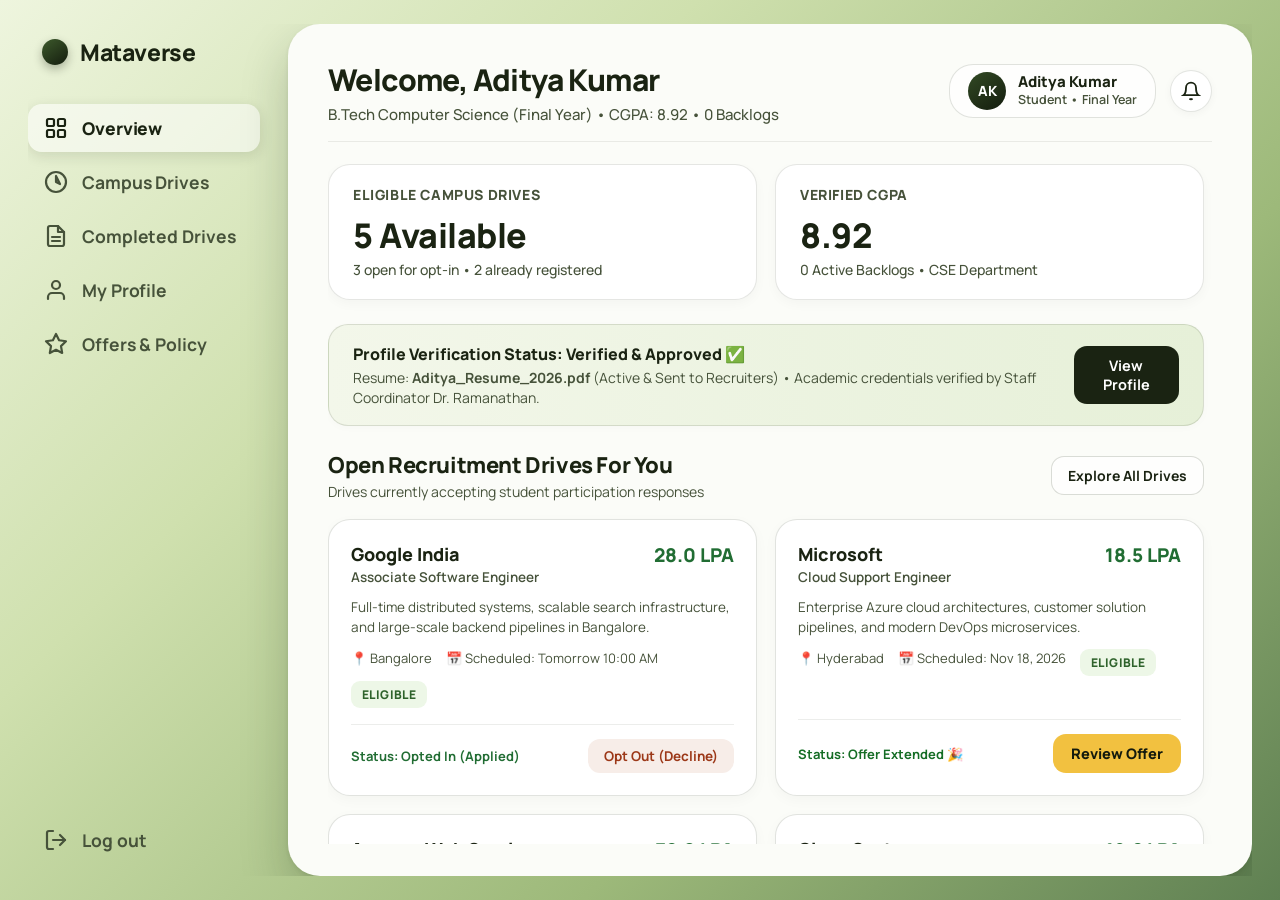
<file: stup.html>
<!DOCTYPE html>
<html lang="en">

<head>
    <meta charset="UTF-8">
    <meta name="viewport" content="width=device-width, initial-scale=1.0">
    <title>Placement Management - Student Portal</title>
    <link rel="preconnect" href="https://fonts.googleapis.com">
    <link rel="preconnect" href="https://fonts.gstatic.com" crossorigin>
    <link href="https://fonts.googleapis.com/css2?family=Manrope:wght@400;500;600;700;800&display=swap"
        rel="stylesheet">

    <style>
        :root {
            --bg-gradient: linear-gradient(135deg, #eef5de 0%, #cfe0ae 32%, #9db97a 68%, #5f8052 100%);
            --ink: #1a2312;
            --ink-soft: #46523a;
            --card: #fbfcf8;
            --active-bg: rgba(255, 255, 255, 0.55);
            --hover-bg: rgba(255, 255, 255, 0.32);
            --border-subtle: rgba(70, 82, 58, 0.15);
        }

        * {
            box-sizing: border-box;
            margin: 0;
            padding: 0;
            font-family: 'Manrope', -apple-system, BlinkMacSystemFont, "Segoe UI", Roboto, sans-serif;
        }

        /* Entire page body is fixed to viewport with sage green gradient */
        body {
            height: 100vh;
            max-height: 100vh;
            background: var(--bg-gradient);
            background-attachment: fixed;
            color: var(--ink);
            display: flex;
            padding: 24px 28px;
            margin: 0;
            overflow: hidden;
            /* Body is fixed, no window scroll */
            -webkit-font-smoothing: antialiased;
        }

        /* Main Full-Height Layout */
        .app-layout {
            display: flex;
            width: 100%;
            height: 100%;
            max-height: 100%;
            gap: 28px;
            overflow: hidden;
        }

        /* ================= LEFT SIDEBAR (Fixed Shell) ================= */
        .sidebar {
            width: 232px;
            min-width: 232px;
            height: 100%;
            display: flex;
            flex-direction: column;
            justify-content: space-between;
            padding: 12px 0;
            flex-shrink: 0;
        }

        /* Brand Logo */
        .brand-logo {
            display: flex;
            align-items: center;
            gap: 12px;
            cursor: pointer;
            margin-bottom: 36px;
            padding-left: 14px;
            text-decoration: none;
        }

        .brand-icon {
            width: 26px;
            height: 26px;
            background: linear-gradient(145deg, #3d5a2c, #141c0e);
            border-radius: 50%;
            box-shadow: 0 4px 10px rgba(20, 28, 14, 0.3);
            flex-shrink: 0;
        }

        .brand-name {
            font-size: 23px;
            font-weight: 800;
            letter-spacing: -0.4px;
            color: var(--ink);
        }

        /* Navigation Links */
        .nav-list {
            display: flex;
            flex-direction: column;
            gap: 6px;
            list-style: none;
        }

        .nav-item {
            display: flex;
            align-items: center;
            gap: 14px;
            font-size: 17.5px;
            font-weight: 700;
            letter-spacing: -0.1px;
            color: var(--ink-soft);
            cursor: pointer;
            transition: color 0.18s, background-color 0.18s;
            padding: 12px 16px;
            border-radius: 14px;
            text-decoration: none;
        }

        .nav-item:hover {
            color: var(--ink);
            background-color: var(--hover-bg);
        }

        .nav-item.active {
            color: var(--ink);
            font-weight: 800;
            background-color: var(--active-bg);
            box-shadow: 0 4px 14px rgba(26, 35, 18, 0.12);
        }

        .nav-icon {
            width: 24px;
            height: 24px;
            stroke: currentColor;
            fill: none;
            stroke-width: 2.2;
            stroke-linecap: round;
            stroke-linejoin: round;
            flex-shrink: 0;
        }

        /* Logout */
        .logout-btn {
            display: flex;
            align-items: center;
            gap: 14px;
            font-size: 17.5px;
            font-weight: 700;
            color: var(--ink-soft);
            cursor: pointer;
            background: none;
            border: none;
            padding: 12px 16px;
            border-radius: 14px;
            text-decoration: none;
            transition: color 0.18s, background-color 0.18s;
        }

        .logout-btn:hover {
            color: var(--ink);
            background-color: var(--hover-bg);
        }

        .logout-icon {
            width: 24px;
            height: 24px;
            stroke: currentColor;
            fill: none;
            stroke-width: 2.2;
            stroke-linecap: round;
            stroke-linejoin: round;
            flex-shrink: 0;
        }

        .nav-item:focus-visible,
        .logout-btn:focus-visible {
            outline: 2px solid var(--ink);
            outline-offset: 2px;
        }

        /* ================= MAIN WHITE OVERVIEW CARD (Fixed Shell) ================= */
        .overview-card {
            flex: 1;
            background-color: var(--card);
            border-radius: 32px;
            display: flex;
            flex-direction: column;
            box-shadow: 0 2px 4px rgba(20, 35, 15, 0.08), 0 24px 48px rgba(20, 35, 15, 0.22);
            height: 100%;
            max-height: 100%;
            padding: 32px 40px;
            overflow: hidden;
            /* Outer card stays fixed */
            position: relative;
        }

        /* Fixed Header inside Card */
        .header-section {
            display: flex;
            justify-content: space-between;
            align-items: center;
            margin-bottom: 22px;
            padding-bottom: 16px;
            border-bottom: 1.5px solid rgba(70, 82, 58, 0.1);
            flex-shrink: 0;
            /* Header stays locked at the top */
        }

        .header-left {
            display: flex;
            flex-direction: column;
            gap: 4px;
        }

        .header-badge {
            display: inline-flex;
            align-items: center;
            gap: 6px;
            padding: 5px 12px;
            background-color: rgba(95, 128, 82, 0.12);
            color: #2b3e1c;
            font-size: 12px;
            font-weight: 800;
            border-radius: 20px;
            width: fit-content;
            text-transform: uppercase;
            letter-spacing: 0.6px;
        }

        .header-title {
            font-size: 30px;
            font-weight: 800;
            color: var(--ink);
            letter-spacing: -0.6px;
            margin-top: 3px;
        }

        .header-subtitle {
            font-size: 15px;
            font-weight: 500;
            color: var(--ink-soft);
        }

        .header-right {
            display: flex;
            align-items: center;
            gap: 14px;
        }

        /* Student Profile Pill */
        .user-profile-pill {
            display: flex;
            align-items: center;
            gap: 12px;
            background-color: rgba(255, 255, 255, 0.7);
            border: 1px solid rgba(70, 82, 58, 0.16);
            border-radius: 24px;
            padding: 7px 18px;
        }

        .user-avatar {
            width: 38px;
            height: 38px;
            border-radius: 50%;
            background: linear-gradient(145deg, #324a24, #141c0e);
            color: #ffffff;
            display: flex;
            align-items: center;
            justify-content: center;
            font-weight: 800;
            font-size: 14px;
            flex-shrink: 0;
        }

        .user-meta {
            display: flex;
            flex-direction: column;
        }

        .user-name {
            font-size: 15px;
            font-weight: 800;
            color: var(--ink);
            line-height: 1.2;
        }

        .user-role {
            font-size: 12.5px;
            font-weight: 600;
            color: var(--ink-soft);
        }

        .bell-badge {
            width: 42px;
            height: 42px;
            background-color: #ffffff;
            border-radius: 50%;
            display: flex;
            align-items: center;
            justify-content: center;
            cursor: pointer;
            border: 1px solid rgba(70, 82, 58, 0.15);
            box-shadow: 0 2px 8px rgba(0, 0, 0, 0.04);
            transition: transform 0.15s, box-shadow 0.15s;
        }

        .bell-badge:hover {
            transform: translateY(-2px);
            box-shadow: 0 4px 12px rgba(0, 0, 0, 0.08);
        }

        .bell-badge svg {
            width: 20px;
            height: 20px;
            stroke: var(--ink);
            fill: none;
            stroke-width: 2.2;
        }

        /* ================= MAIN SCROLLABLE CONTENT AREA ================= */
        .card-content-scrollable {
            flex: 1;
            overflow-y: auto;
            /* Content inside the card scrolls smoothly */
            padding-right: 8px;
            /* Clean space for custom scrollbar */
        }

        .card-content-scrollable::-webkit-scrollbar {
            width: 6px;
        }

        .card-content-scrollable::-webkit-scrollbar-track {
            background: rgba(70, 82, 58, 0.05);
            border-radius: 10px;
        }

        .card-content-scrollable::-webkit-scrollbar-thumb {
            background: rgba(70, 82, 58, 0.25);
            border-radius: 10px;
        }

        .card-content-scrollable::-webkit-scrollbar-thumb:hover {
            background: rgba(70, 82, 58, 0.4);
        }

        /* 2-Column Metric Cards Grid */
        .stats-row-2col {
            display: grid;
            grid-template-columns: 1fr 1fr;
            gap: 18px;
            margin-bottom: 24px;
        }

        .stat-card {
            background-color: #ffffff;
            border: 1px solid rgba(70, 82, 58, 0.14);
            border-radius: 22px;
            padding: 20px 24px;
            display: flex;
            flex-direction: column;
            justify-content: space-between;
            box-shadow: 0 4px 12px rgba(20, 35, 15, 0.03);
            transition: transform 0.15s, box-shadow 0.15s;
        }

        .stat-card:hover {
            transform: translateY(-2px);
            box-shadow: 0 8px 20px rgba(20, 35, 15, 0.07);
        }

        .stat-header {
            display: flex;
            justify-content: space-between;
            align-items: center;
            font-size: 14px;
            font-weight: 800;
            color: var(--ink-soft);
            text-transform: uppercase;
            letter-spacing: 0.6px;
        }

        .trend-pill {
            background-color: #e6f6ea;
            color: #1f6e32;
            padding: 4px 10px;
            border-radius: 12px;
            font-weight: 800;
            font-size: 12.5px;
        }

        .stat-val {
            font-size: 34px;
            font-weight: 800;
            color: var(--ink);
            margin: 8px 0 2px 0;
            letter-spacing: -0.5px;
        }

        .stat-sub {
            font-size: 14px;
            color: var(--ink-soft);
            font-weight: 500;
        }

        /* Verification Banner */
        .banner-card {
            background: linear-gradient(90deg, #f3f7ea 0%, #e6f0d8 100%);
            border: 1.5px solid rgba(70, 82, 58, 0.16);
            border-radius: 20px;
            padding: 18px 24px;
            display: flex;
            justify-content: space-between;
            align-items: center;
            margin-bottom: 24px;
            box-shadow: 0 2px 8px rgba(0, 0, 0, 0.02);
        }

        .banner-title {
            font-size: 16px;
            font-weight: 800;
            color: var(--ink);
            margin-bottom: 3px;
        }

        .banner-text {
            font-size: 14px;
            color: var(--ink-soft);
            line-height: 1.4;
        }

        /* Controls & Titles */
        .controls-bar {
            display: flex;
            justify-content: space-between;
            align-items: center;
            margin-bottom: 18px;
            flex-wrap: wrap;
            gap: 12px;
        }

        .section-title {
            font-size: 22px;
            font-weight: 800;
            color: var(--ink);
            letter-spacing: -0.4px;
        }

        .section-subtitle {
            font-size: 14px;
            color: var(--ink-soft);
            margin-top: 2px;
        }

        .filter-pills-row {
            display: flex;
            gap: 8px;
            align-items: center;
            flex-wrap: wrap;
        }

        .filter-pill {
            padding: 8px 16px;
            border-radius: 12px;
            font-size: 14px;
            font-weight: 700;
            background-color: rgba(255, 255, 255, 0.7);
            color: var(--ink-soft);
            border: 1px solid rgba(70, 82, 58, 0.16);
            cursor: pointer;
            transition: all 0.15s;
        }

        .filter-pill:hover {
            background-color: #ffffff;
            color: var(--ink);
        }

        .filter-pill.active {
            background-color: var(--ink);
            color: #ffffff;
            border-color: var(--ink);
        }

        .search-input {
            padding: 10px 16px;
            border: 1px solid rgba(70, 82, 58, 0.2);
            border-radius: 13px;
            font-size: 14.5px;
            background-color: #ffffff;
            outline: none;
            width: 260px;
            transition: border-color 0.15s;
            color: var(--ink);
        }

        .search-input:focus {
            border-color: var(--ink);
        }

        /* Action Buttons */
        .btn-primary {
            padding: 10px 18px;
            background-color: var(--ink);
            color: #ffffff;
            font-size: 14.5px;
            font-weight: 700;
            border-radius: 13px;
            border: none;
            cursor: pointer;
            transition: background-color 0.15s, transform 0.12s;
            display: inline-flex;
            align-items: center;
            gap: 7px;
        }

        .btn-primary:hover {
            background-color: #2b391f;
            transform: translateY(-1px);
        }

        .btn-gold {
            padding: 10px 18px;
            background-color: #f2c140;
            color: #141a0d;
            font-size: 14.5px;
            font-weight: 800;
            border-radius: 13px;
            border: none;
            cursor: pointer;
            transition: background-color 0.15s, transform 0.12s;
            display: inline-flex;
            align-items: center;
            gap: 7px;
        }

        .btn-gold:hover {
            background-color: #e2b231;
            transform: translateY(-1px);
        }

        .btn-secondary {
            padding: 9px 16px;
            background-color: rgba(255, 255, 255, 0.7);
            color: var(--ink);
            font-size: 14px;
            font-weight: 700;
            border-radius: 13px;
            border: 1px solid rgba(70, 82, 58, 0.2);
            cursor: pointer;
            transition: background-color 0.15s;
            display: inline-flex;
            align-items: center;
            gap: 7px;
        }

        .btn-secondary:hover {
            background-color: #ffffff;
        }

        .btn-opt-in {
            padding: 8px 18px;
            background-color: var(--ink);
            color: #ffffff;
            font-size: 13.5px;
            font-weight: 700;
            border-radius: 12px;
            border: none;
            cursor: pointer;
            transition: background-color 0.15s;
        }

        .btn-opt-in:hover {
            background-color: #2c381e;
        }

        .btn-opt-out {
            padding: 8px 16px;
            background-color: #f7ede8;
            color: #9c3818;
            font-size: 13.5px;
            font-weight: 700;
            border-radius: 12px;
            border: none;
            cursor: pointer;
            transition: background-color 0.15s;
        }

        .btn-opt-out:hover {
            background-color: #f2ddd4;
        }

        /* Drive Cards Grid */
        .drives-grid {
            display: grid;
            grid-template-columns: 1fr 1fr;
            gap: 18px;
            margin-bottom: 26px;
        }

        .drive-card {
            background-color: #ffffff;
            border: 1px solid rgba(70, 82, 58, 0.16);
            border-radius: 22px;
            padding: 22px;
            display: flex;
            flex-direction: column;
            justify-content: space-between;
            box-shadow: 0 4px 14px rgba(20, 35, 15, 0.03);
            transition: border-color 0.2s, transform 0.15s, box-shadow 0.15s;
        }

        .drive-card:hover {
            border-color: #9db97a;
            transform: translateY(-2px);
            box-shadow: 0 8px 20px rgba(20, 35, 15, 0.08);
        }

        .drive-card.not-eligible {
            background-color: #fcfbf9;
            opacity: 0.9;
            border-style: dashed;
        }

        .drive-top {
            display: flex;
            justify-content: space-between;
            align-items: flex-start;
            margin-bottom: 12px;
        }

        .drive-company {
            font-size: 18px;
            font-weight: 800;
            color: var(--ink);
        }

        .drive-role {
            font-size: 13.5px;
            font-weight: 600;
            color: var(--ink-soft);
            margin-top: 2px;
        }

        .drive-package {
            font-size: 19px;
            font-weight: 800;
            color: #216d33;
        }

        .drive-desc {
            font-size: 13.5px;
            color: var(--ink-soft);
            line-height: 1.45;
            margin-bottom: 12px;
        }

        .drive-details-row {
            display: flex;
            gap: 14px;
            font-size: 13px;
            color: var(--ink-soft);
            margin-bottom: 16px;
            flex-wrap: wrap;
        }

        .drive-footer {
            display: flex;
            justify-content: space-between;
            align-items: center;
            padding-top: 14px;
            border-top: 1px solid rgba(70, 82, 58, 0.1);
        }

        /* Tables */
        .table-container {
            width: 100%;
            border-collapse: collapse;
            margin-top: 8px;
        }

        .table-container th {
            text-align: left;
            font-size: 13px;
            font-weight: 700;
            color: var(--ink-soft);
            padding-bottom: 12px;
            border-bottom: 1.5px solid rgba(70, 82, 58, 0.12);
            text-transform: uppercase;
            letter-spacing: 0.6px;
        }

        .table-container td {
            padding: 14px 0;
            vertical-align: middle;
            border-bottom: 1px solid rgba(70, 82, 58, 0.08);
            font-size: 14.5px;
            color: var(--ink);
        }

        .table-container tr:last-child td {
            border-bottom: none;
        }

        .student-item {
            display: flex;
            align-items: center;
            gap: 12px;
        }

        .avatar-dot {
            width: 38px;
            height: 38px;
            border-radius: 50%;
            background-color: rgba(95, 128, 82, 0.12);
            border: 1px solid rgba(70, 82, 58, 0.15);
            display: flex;
            align-items: center;
            justify-content: center;
            font-size: 13.5px;
            font-weight: 800;
            color: var(--ink);
            flex-shrink: 0;
        }

        /* Badges */
        .status-badge {
            display: inline-flex;
            align-items: center;
            padding: 5px 11px;
            border-radius: 9px;
            font-size: 12px;
            font-weight: 800;
            text-transform: uppercase;
            letter-spacing: 0.4px;
        }

        .badge-applied {
            background-color: #e8f2fc;
            color: #1e5999;
        }

        .badge-shortlisted {
            background-color: #e5f5e8;
            color: #216d33;
        }

        .badge-interview {
            background-color: #fbf1db;
            color: #8e6815;
        }

        .badge-selected {
            background-color: #e5f6e8;
            color: #156d25;
        }

        .badge-rejected {
            background-color: #fceceb;
            color: #9c2724;
        }

        .badge-scheduled {
            background-color: #e8effd;
            color: #1e52a8;
        }

        .badge-eligible {
            background-color: #edf7e7;
            color: #2e622b;
        }

        .badge-ineligible {
            background-color: #faeceb;
            color: #a12b26;
        }

        .action-link {
            font-size: 14px;
            font-weight: 700;
            color: #bf8d20;
            cursor: pointer;
            text-decoration: none;
            margin-right: 12px;
        }

        .action-link:hover {
            text-decoration: underline;
        }

        /* Toast Notification */
        .toast-box {
            display: none;
            position: fixed;
            bottom: 28px;
            right: 32px;
            background-color: var(--ink);
            color: #ffffff;
            padding: 13px 20px;
            border-radius: 14px;
            font-size: 14px;
            font-weight: 600;
            box-shadow: 0 10px 25px rgba(0, 0, 0, 0.2);
            z-index: 2000;
            align-items: center;
            gap: 10px;
        }

        .toast-box.show {
            display: flex;
            animation: fadeIn 0.2s ease-in-out;
        }

        @keyframes fadeIn {
            from {
                opacity: 0;
                transform: translateY(10px);
            }

            to {
                opacity: 1;
                transform: translateY(0);
            }
        }

        /* Modals */
        .modal-overlay {
            display: none;
            position: fixed;
            top: 0;
            left: 0;
            width: 100vw;
            height: 100vh;
            background-color: rgba(20, 26, 13, 0.45);
            backdrop-filter: blur(4px);
            z-index: 1000;
            align-items: center;
            justify-content: center;
        }

        .modal-overlay.active {
            display: flex;
        }

        .modal-box {
            background-color: #ffffff;
            border-radius: 28px;
            padding: 32px 36px;
            width: 90%;
            max-width: 600px;
            max-height: 86vh;
            overflow-y: auto;
            box-shadow: 0 20px 50px rgba(0, 0, 0, 0.16);
            position: relative;
        }

        .modal-header {
            display: flex;
            justify-content: space-between;
            align-items: center;
            margin-bottom: 20px;
            padding-bottom: 12px;
            border-bottom: 1.5px solid rgba(70, 82, 58, 0.12);
        }

        .modal-title {
            font-size: 22px;
            font-weight: 800;
            color: var(--ink);
            letter-spacing: -0.3px;
        }

        .modal-close {
            background: none;
            border: none;
            font-size: 26px;
            cursor: pointer;
            color: var(--ink-soft);
            line-height: 1;
        }

        .form-group {
            margin-bottom: 16px;
        }

        .form-label {
            display: block;
            font-size: 13px;
            font-weight: 800;
            color: var(--ink-soft);
            margin-bottom: 6px;
            text-transform: uppercase;
            letter-spacing: 0.5px;
        }

        .form-input,
        .form-select,
        .form-textarea {
            width: 100%;
            padding: 11px 16px;
            border: 1px solid rgba(70, 82, 58, 0.2);
            border-radius: 12px;
            font-size: 14.5px;
            outline: none;
            background-color: #ffffff;
            color: var(--ink);
            transition: border-color 0.15s;
        }

        .form-input:focus,
        .form-select:focus,
        .form-textarea:focus {
            border-color: var(--ink);
        }

        /* Views */
        .view-section {
            display: none;
        }

        .view-section.active-view {
            display: block;
        }

        /* Responsive */
        @media (max-width: 960px) {
            body {
                padding: 16px;
                overflow-y: auto;
                height: auto;
                max-height: none;
            }

            .app-layout {
                flex-direction: column;
                gap: 16px;
                height: auto;
                max-height: none;
            }

            .sidebar {
                width: 100%;
                min-width: 0;
                padding: 8px;
                height: auto;
            }

            .drives-grid,
            .stats-row-2col {
                grid-template-columns: 1fr;
            }

            .overview-card {
                padding: 24px 20px;
                height: auto;
                max-height: none;
            }
        }
    </style>
</head>

<body>

    <div class="app-layout">

        <!-- ================= LEFT SIDEBAR (Fixed Shell) ================= -->
        <aside class="sidebar">
            <div>
                <!-- Logo -->
                <a href="javascript:void(0)" class="brand-logo"
                    onclick="switchStudentTab('dashboard', document.querySelectorAll('.nav-item')[0])">
                    <div class="brand-icon"></div>
                    <span class="brand-name">Mataverse</span>
                </a>

                <!-- Navigation Links -->
                <ul class="nav-list">
                    <li>
                        <a href="javascript:void(0)" class="nav-item active"
                            onclick="switchStudentTab('dashboard', this)">
                            <svg class="nav-icon" viewBox="0 0 24 24">
                                <rect x="3" y="3" width="7" height="7" rx="1.5"></rect>
                                <rect x="14" y="3" width="7" height="7" rx="1.5"></rect>
                                <rect x="14" y="14" width="7" height="7" rx="1.5"></rect>
                                <rect x="3" y="14" width="7" height="7" rx="1.5"></rect>
                            </svg>
                            <span>Overview</span>
                        </a>
                    </li>

                    <li>
                        <a href="javascript:void(0)" class="nav-item" onclick="switchStudentTab('drives', this)">
                            <svg class="nav-icon" viewBox="0 0 24 24">
                                <circle cx="12" cy="12" r="10"></circle>
                                <polygon points="12 6 12 12 16 14"></polygon>
                            </svg>
                            <span>Campus Drives</span>
                        </a>
                    </li>

                    <li>
                        <a href="javascript:void(0)" class="nav-item" onclick="switchStudentTab('applications', this)">
                            <svg class="nav-icon" viewBox="0 0 24 24">
                                <path d="M14 2H6a2 2 0 0 0-2 2v16a2 2 0 0 0 2 2h12a2 2 0 0 0 2-2V8z"></path>
                                <polyline points="14 2 14 8 20 8"></polyline>
                                <line x1="16" y1="13" x2="8" y2="13"></line>
                                <line x1="16" y1="17" x2="8" y2="17"></line>
                            </svg>
                            <span>Completed Drives</span>
                        </a>
                    </li>

                    <li>
                        <a href="javascript:void(0)" class="nav-item" onclick="switchStudentTab('profile', this)">
                            <svg class="nav-icon" viewBox="0 0 24 24">
                                <path d="M20 21v-2a4 4 0 0 0-4-4H8a4 4 0 0 0-4 4v2"></path>
                                <circle cx="12" cy="7" r="4"></circle>
                            </svg>
                            <span>My Profile</span>
                        </a>
                    </li>

                    <li>
                        <a href="javascript:void(0)" class="nav-item" onclick="switchStudentTab('offers', this)">
                            <svg class="nav-icon" viewBox="0 0 24 24">
                                <path
                                    d="M12 2l3.09 6.26L22 9.27l-5 4.87 1.18 6.88L12 17.77l-6.18 3.25L7 14.14 2 9.27l6.91-1.01L12 2z">
                                </path>
                            </svg>
                            <span>Offers & Policy</span>
                        </a>
                    </li>
                </ul>
            </div>

            <!-- Logout -->
            <a href="Landinggg.html" class="logout-btn" onclick="return confirmLogout();">
                <svg class="logout-icon" viewBox="0 0 24 24">
                    <path d="M9 21H5a2 2 0 0 1-2-2V5a2 2 0 0 1 2-2h4"></path>
                    <polyline points="16 17 21 12 16 7"></polyline>
                    <line x1="21" y1="12" x2="9" y2="12"></line>
                </svg>
                <span>Log out</span>
            </a>
        </aside>

        <!-- ================= MAIN WHITE OVERVIEW CARD (Fixed Outer Shell) ================= -->
        <main class="overview-card">

            <!-- Header Section (Fixed at Top of Card) -->
            <header class="header-section">
                <div class="header-left">
                    <h1 class="header-title" id="student-title">Welcome, Aditya Kumar</h1>
                    <p class="header-subtitle" id="student-subtitle">B.Tech Computer Science (Final Year) • CGPA: 8.92 •
                        0 Backlogs</p>
                </div>

                <div class="header-right">
                    <!-- Student Profile Pill -->
                    <div class="user-profile-pill">
                        <div class="user-avatar">AK</div>
                        <div class="user-meta">
                            <span class="user-name">Aditya Kumar</span>
                            <span class="user-role">Student • Final Year</span>
                        </div>
                    </div>

                    <button class="bell-badge"
                        onclick="showToast('Google India Drive Round 2 interview scheduled for tomorrow 10:00 AM.')">
                        <svg viewBox="0 0 24 24">
                            <path d="M18 8A6 6 0 0 0 6 8c0 7-3 9-3 9h18s-3-2-3-9"></path>
                            <path d="M13.73 21a2 2 0 0 1-3.46 0"></path>
                        </svg>
                    </button>
                </div>
            </header>

            <!-- Scrollable Inner Content Area -->
            <div class="card-content-scrollable">

                <!-- ================= VIEW 1: STUDENT OVERVIEW DASHBOARD ================= -->
                <section id="s-dashboard" class="view-section active-view">

                    <!-- 2 Metric Cards in a Row -->
                    <div class="stats-row-2col">
                        <div class="stat-card">
                            <div class="stat-header">
                                <span>Eligible Campus Drives</span>
                            </div>
                            <div class="stat-val" id="stat-drives-avail">5 Available</div>
                            <div class="stat-sub">3 open for opt-in • 2 already registered</div>
                        </div>

                        <div class="stat-card">
                            <div class="stat-header">
                                <span>Verified CGPA</span>
                            </div>
                            <div class="stat-val">8.92</div>
                            <div class="stat-sub">0 Active Backlogs • CSE Department</div>
                        </div>
                    </div>

                    <!-- Profile Completeness & Approval Banner -->
                    <div class="banner-card">
                        <div>
                            <div class="banner-title">Profile Verification Status: Verified & Approved ✅</div>
                            <div class="banner-text">Resume: <strong>Aditya_Resume_2026.pdf</strong> (Active & Sent to
                                Recruiters) • Academic credentials verified by Staff Coordinator Dr. Ramanathan.</div>
                        </div>
                        <button class="btn-primary"
                            onclick="switchStudentTab('profile', document.querySelectorAll('.nav-item')[3])">View
                            Profile</button>
                    </div>

                    <!-- Open Drives Highlight for Your Batch -->
                    <div class="controls-bar">
                        <div>
                            <h2 class="section-title">Open Recruitment Drives For You</h2>
                            <p class="section-subtitle">Drives currently accepting student participation responses</p>
                        </div>
                        <button class="btn-secondary"
                            onclick="switchStudentTab('drives', document.querySelectorAll('.nav-item')[1])">Explore All
                            Drives</button>
                    </div>

                    <div class="drives-grid">
                        <!-- Drive 1: Google India -->
                        <div class="drive-card" id="card-google">
                            <div>
                                <div class="drive-top">
                                    <div>
                                        <div class="drive-company">Google India</div>
                                        <div class="drive-role">Associate Software Engineer</div>
                                    </div>
                                    <div class="drive-package">28.0 LPA</div>
                                </div>
                                <p class="drive-desc">Full-time distributed systems, scalable search infrastructure, and
                                    large-scale backend pipelines in Bangalore.</p>
                                <div class="drive-details-row">
                                    <span>📍 Bangalore</span>
                                    <span>📅 Scheduled: Tomorrow 10:00 AM</span>
                                    <span class="status-badge badge-eligible">Eligible</span>
                                </div>
                            </div>
                            <div class="drive-footer">
                                <span style="font-size: 13px; font-weight: 700; color: #216d33;"
                                    id="status-google">Status: Opted In (Applied)</span>
                                <button class="btn-opt-out" id="btn-google"
                                    onclick="openOptOutModal('Google India')">Opt Out (Decline)</button>
                            </div>
                        </div>

                        <!-- Drive 2: Microsoft -->
                        <div class="drive-card" id="card-msft">
                            <div>
                                <div class="drive-top">
                                    <div>
                                        <div class="drive-company">Microsoft</div>
                                        <div class="drive-role">Cloud Support Engineer</div>
                                    </div>
                                    <div class="drive-package">18.5 LPA</div>
                                </div>
                                <p class="drive-desc">Enterprise Azure cloud architectures, customer solution pipelines,
                                    and modern DevOps microservices.</p>
                                <div class="drive-details-row">
                                    <span>📍 Hyderabad</span>
                                    <span>📅 Scheduled: Nov 18, 2026</span>
                                    <span class="status-badge badge-eligible">Eligible</span>
                                </div>
                            </div>
                            <div class="drive-footer">
                                <span style="font-size: 13px; font-weight: 700; color: #156d25;"
                                    id="status-msft">Status: Offer Extended 🎉</span>
                                <button class="btn-gold"
                                    onclick="switchStudentTab('offers', document.querySelectorAll('.nav-item')[4])">Review
                                    Offer</button>
                            </div>
                        </div>

                        <!-- Drive 3: Amazon Web Services -->
                        <div class="drive-card" id="card-aws">
                            <div>
                                <div class="drive-top">
                                    <div>
                                        <div class="drive-company">Amazon Web Services</div>
                                        <div class="drive-role">Software Development Engineer (SDE-1)</div>
                                    </div>
                                    <div class="drive-package">32.0 LPA</div>
                                </div>
                                <p class="drive-desc">Hyperscale cloud storage, distributed compute frameworks, and
                                    mission-critical cloud primitives in Hyderabad.</p>
                                <div class="drive-details-row">
                                    <span>📍 Hyderabad / Bangalore</span>
                                    <span>📅 Deadline: Nov 10, 2026</span>
                                    <span class="status-badge badge-eligible">Eligible</span>
                                </div>
                            </div>
                            <div class="drive-footer">
                                <span style="font-size: 13px; font-weight: 700; color: #8e6815;"
                                    id="status-aws">Response Pending</span>
                                <button class="btn-opt-in" id="btn-aws"
                                    onclick="openOptInModal('Amazon Web Services', 'SDE-1', '32.0 LPA')">Opt-In
                                    (Apply)</button>
                            </div>
                        </div>

                        <!-- Drive 4: Cisco Systems -->
                        <div class="drive-card" id="card-cisco">
                            <div>
                                <div class="drive-top">
                                    <div>
                                        <div class="drive-company">Cisco Systems</div>
                                        <div class="drive-role">Software Engineer - Networks</div>
                                    </div>
                                    <div class="drive-package">19.2 LPA</div>
                                </div>
                                <p class="drive-desc">Network virtualization, modern cybersecurity protocols, routing
                                    telemetry, and kernel-level cloud engineering.</p>
                                <div class="drive-details-row">
                                    <span>📍 Bangalore</span>
                                    <span>📅 Scheduled: Nov 12, 2026</span>
                                    <span class="status-badge badge-eligible">Eligible</span>
                                </div>
                            </div>
                            <div class="drive-footer">
                                <span style="font-size: 13px; font-weight: 700; color: #8e6815;"
                                    id="status-cisco">Response Pending</span>
                                <button class="btn-opt-in" id="btn-cisco"
                                    onclick="openOptInModal('Cisco Systems', 'Software Engineer - Networks', '19.2 LPA')">Opt-In
                                    (Apply)</button>
                            </div>
                        </div>
                    </div>

                </section>

                <!-- ================= VIEW 2: CAMPUS DRIVES ================= -->
                <section id="s-drives" class="view-section">

                    <div class="controls-bar">
                        <div class="filter-pills-row">
                            <button class="filter-pill active" onclick="filterDriveCards('all', this)">All Campus Drives
                                (6)</button>
                            <button class="filter-pill" onclick="filterDriveCards('eligible', this)">Eligible Only
                                (5)</button>
                            <button class="filter-pill" onclick="filterDriveCards('optedin', this)">Opted In
                                (2)</button>
                        </div>

                        <input type="text" id="driveSearchInput" class="search-input"
                            placeholder="Search company, role or location..." oninput="searchDriveCards()">
                    </div>

                    <div class="drives-grid" id="allDrivesGrid">

                        <!-- Card 1: Google India -->
                        <div class="drive-card" data-category="eligible optedin"
                            data-search="google india associate software engineer bangalore">
                            <div>
                                <div class="drive-top">
                                    <div>
                                        <div class="drive-company">Google India</div>
                                        <div class="drive-role">Associate Software Engineer</div>
                                    </div>
                                    <div class="drive-package">28.0 LPA</div>
                                </div>
                                <p class="drive-desc">Core product engineering, distributed systems, algorithms, and
                                    backend services. Comprehensive benefits and mentoring.</p>
                                <div class="drive-details-row">
                                    <span>📍 Bangalore</span>
                                    <span>🎓 CSE, IT &bull; CGPA &ge; 8.0</span>
                                    <span class="status-badge badge-eligible">Eligible</span>
                                </div>
                            </div>
                            <div class="drive-footer">
                                <span style="font-size: 13px; font-weight: 700; color: #216d33;">Applied (Opted
                                    In)</span>
                                <div>
                                    <button class="btn-secondary" style="font-size: 13px; padding: 7px 12px;"
                                        onclick="viewDriveDetailsModal('Google India', 'Associate Software Engineer', '28.0 LPA', 'Bangalore', 'B.Tech CSE/IT >= 8.0 CGPA (0 Backlogs)', '3 Rounds: Coding Assessment, Systems Architecture, Engineering HR')">View
                                        Details</button>
                                    <button class="btn-opt-out" onclick="openOptOutModal('Google India')">Opt
                                        Out</button>
                                </div>
                            </div>
                        </div>

                        <!-- Card 2: Microsoft -->
                        <div class="drive-card" data-category="eligible"
                            data-search="microsoft cloud support engineer hyderabad">
                            <div>
                                <div class="drive-top">
                                    <div>
                                        <div class="drive-company">Microsoft</div>
                                        <div class="drive-role">Cloud Support Engineer</div>
                                    </div>
                                    <div class="drive-package">18.5 LPA</div>
                                </div>
                                <p class="drive-desc">Azure cloud enterprise solutions, high-availability architecture
                                    troubleshooting, and containerized deployments.</p>
                                <div class="drive-details-row">
                                    <span>📍 Hyderabad</span>
                                    <span>🎓 CSE, IT, ECE &bull; CGPA &ge; 7.5</span>
                                    <span class="status-badge badge-selected">Offer Extended</span>
                                </div>
                            </div>
                            <div class="drive-footer">
                                <span style="font-size: 13px; font-weight: 700; color: #156d25;">Offer Ready to
                                    Review</span>
                                <div>
                                    <button class="btn-secondary" style="font-size: 13px; padding: 7px 12px;"
                                        onclick="viewDriveDetailsModal('Microsoft', 'Cloud Support Engineer', '18.5 LPA', 'Hyderabad', 'CSE/ECE/IT >= 7.5 CGPA (0 Backlogs)', '3 Rounds: Coding Test, Tech Review, Managerial HR')">View
                                        Details</button>
                                    <button class="btn-gold"
                                        onclick="switchStudentTab('offers', document.querySelectorAll('.nav-item')[4])">Review
                                        Offer</button>
                                </div>
                            </div>
                        </div>

                        <!-- Card 3: Amazon Web Services -->
                        <div class="drive-card" data-category="eligible"
                            data-search="amazon web services aws sde-1 hyderabad">
                            <div>
                                <div class="drive-top">
                                    <div>
                                        <div class="drive-company">Amazon Web Services</div>
                                        <div class="drive-role">Software Development Engineer (SDE-1)</div>
                                    </div>
                                    <div class="drive-package">32.0 LPA</div>
                                </div>
                                <p class="drive-desc">Hyperscale cloud storage, distributed compute frameworks, and
                                    mission-critical cloud primitives.</p>
                                <div class="drive-details-row">
                                    <span>📍 Hyderabad / Bangalore</span>
                                    <span>🎓 All Circuit Branches &bull; CGPA &ge; 8.0</span>
                                    <span class="status-badge badge-eligible">Eligible</span>
                                </div>
                            </div>
                            <div class="drive-footer">
                                <span style="font-size: 13px; font-weight: 700; color: #8e6815;">Deadline: Nov 10</span>
                                <div>
                                    <button class="btn-secondary" style="font-size: 13px; padding: 7px 12px;"
                                        onclick="viewDriveDetailsModal('Amazon Web Services', 'SDE-1', '32.0 LPA', 'Hyderabad', 'CSE/IT/ECE >= 8.0 CGPA (0 Backlogs)', '4 Rounds: Online Assessment, Technical 1, Technical 2, Bar Raiser')">View
                                        Details</button>
                                    <button class="btn-opt-in"
                                        onclick="openOptInModal('Amazon Web Services', 'SDE-1', '32.0 LPA')">Opt-In
                                        (Apply)</button>
                                </div>
                            </div>
                        </div>

                        <!-- Card 4: Cisco Systems -->
                        <div class="drive-card" data-category="eligible"
                            data-search="cisco systems software engineer networks bangalore">
                            <div>
                                <div class="drive-top">
                                    <div>
                                        <div class="drive-company">Cisco Systems</div>
                                        <div class="drive-role">Software Engineer - Networks</div>
                                    </div>
                                    <div class="drive-package">19.2 LPA</div>
                                </div>
                                <p class="drive-desc">Network routing, edge telemetry systems, Linux kernel development,
                                    and next-generation cloud firewalls.</p>
                                <div class="drive-details-row">
                                    <span>📍 Bangalore</span>
                                    <span>🎓 CSE, IT, ECE &bull; CGPA &ge; 7.8</span>
                                    <span class="status-badge badge-eligible">Eligible</span>
                                </div>
                            </div>
                            <div class="drive-footer">
                                <span style="font-size: 13px; font-weight: 700; color: #8e6815;">Deadline: Nov 08</span>
                                <div>
                                    <button class="btn-secondary" style="font-size: 13px; padding: 7px 12px;"
                                        onclick="viewDriveDetailsModal('Cisco Systems', 'Software Engineer - Networks', '19.2 LPA', 'Bangalore', 'CSE, IT, ECE >= 7.8 CGPA (0 Backlogs)', '3 Rounds: Network Domain MCQ & Code, Technical Interview, HR')">View
                                        Details</button>
                                    <button class="btn-opt-in"
                                        onclick="openOptInModal('Cisco Systems', 'Software Engineer - Networks', '19.2 LPA')">Opt-In
                                        (Apply)</button>
                                </div>
                            </div>
                        </div>

                        <!-- Card 5: Zomato -->
                        <div class="drive-card" data-category="eligible"
                            data-search="zomato backend systems engineer gurgaon">
                            <div>
                                <div class="drive-top">
                                    <div>
                                        <div class="drive-company">Zomato</div>
                                        <div class="drive-role">Backend Systems Engineer</div>
                                    </div>
                                    <div class="drive-package">15.0 LPA</div>
                                </div>
                                <p class="drive-desc">High-throughput microservices, dynamic routing algorithms, order
                                    fulfillment pipelines, and real-time Kafka queues.</p>
                                <div class="drive-details-row">
                                    <span>📍 Gurgaon</span>
                                    <span>🎓 All Engineering &bull; CGPA &ge; 7.0</span>
                                    <span class="status-badge badge-eligible">Eligible</span>
                                </div>
                            </div>
                            <div class="drive-footer">
                                <span style="font-size: 13px; font-weight: 700; color: #8e6815;">Deadline: Nov 15</span>
                                <div>
                                    <button class="btn-secondary" style="font-size: 13px; padding: 7px 12px;"
                                        onclick="viewDriveDetailsModal('Zomato', 'Backend Systems Engineer', '15.0 LPA', 'Gurgaon', 'All Branches >= 7.0 CGPA (Max 1 Backlog)', '3 Rounds: Online Machine Coding, System Design, Founders HR')">View
                                        Details</button>
                                    <button class="btn-opt-in"
                                        onclick="openOptInModal('Zomato', 'Backend Systems Engineer', '15.0 LPA')">Opt-In
                                        (Apply)</button>
                                </div>
                            </div>
                        </div>

                        <!-- Card 6: Qualcomm (Ineligible - Restricted) -->
                        <div class="drive-card not-eligible" data-category="restricted"
                            data-search="qualcomm hardware firmware engineer bangalore ece">
                            <div>
                                <div class="drive-top">
                                    <div>
                                        <div class="drive-company">Qualcomm</div>
                                        <div class="drive-role">Hardware & Firmware Engineer</div>
                                    </div>
                                    <div class="drive-package" style="color: #6a715f;">16.0 LPA</div>
                                </div>
                                <p class="drive-desc">VLSI chip verification, digital logic synthesis, Verilog
                                    prototyping, and low-level cellular modem firmware.</p>
                                <div class="drive-details-row">
                                    <span>📍 Bangalore</span>
                                    <span class="status-badge badge-ineligible">Restricted to ECE Department</span>
                                </div>
                            </div>
                            <div class="drive-footer">
                                <span style="font-size: 13px; color: #8f4520; font-weight: 600;">Not Eligible for CSE
                                    Stream</span>
                                <button class="btn-secondary" disabled style="opacity: 0.6; cursor: not-allowed;">Branch
                                    Restricted</button>
                            </div>
                        </div>

                    </div>

                </section>

                <!-- ================= VIEW 3: COMPLETED DRIVES TILL NOW ================= -->
                <section id="s-applications" class="view-section">

                    <div class="controls-bar">
                        <div>
                            <h2 class="section-title">Completed Drives Till Now</h2>
                            <p class="section-subtitle">Chronological record of completed recruitment drives, rounds
                                cleared, and drive outcomes</p>
                        </div>
                        <button class="btn-secondary" onclick="exportCompletedDrivesCSV()">Export Completed
                            Drives</button>
                    </div>

                    <!-- Summary Metric Badges for Completed Drives -->
                    <div style="display:grid; grid-template-columns: repeat(3, 1fr); gap: 18px; margin-bottom: 22px;">
                        <div
                            style="background:#ffffff; padding:18px 22px; border-radius:18px; border:1px solid rgba(70, 82, 58, 0.16); box-shadow:0 3px 10px rgba(20, 35, 15, 0.03);">
                            <div
                                style="font-size:12px; color:var(--ink-soft); font-weight:800; text-transform:uppercase; letter-spacing:0.5px;">
                                TOTAL DRIVES COMPLETED</div>
                            <div style="font-size:24px; font-weight:800; color:var(--ink); margin-top:4px;">5 Drives
                            </div>
                            <div style="font-size:13px; color:var(--ink-soft); margin-top:2px;">Season 2025–2026 to date
                            </div>
                        </div>

                        <div
                            style="background:#ffffff; padding:18px 22px; border-radius:18px; border:1px solid rgba(70, 82, 58, 0.16); box-shadow:0 3px 10px rgba(20, 35, 15, 0.03);">
                            <div
                                style="font-size:12px; color:var(--ink-soft); font-weight:800; text-transform:uppercase; letter-spacing:0.5px;">
                                SELECTIONS & OFFERS</div>
                            <div style="font-size:24px; font-weight:800; color:#216d33; margin-top:4px;">4 Cleared /
                                Selected</div>
                            <div style="font-size:13px; color:#216d33; font-weight:700; margin-top:2px;">80% Selection
                                Clearance Rate</div>
                        </div>

                        <div
                            style="background:#ffffff; padding:18px 22px; border-radius:18px; border:1px solid rgba(70, 82, 58, 0.16); box-shadow:0 3px 10px rgba(20, 35, 15, 0.03);">
                            <div
                                style="font-size:12px; color:var(--ink-soft); font-weight:800; text-transform:uppercase; letter-spacing:0.5px;">
                                ROUNDS CLEARED</div>
                            <div style="font-size:24px; font-weight:800; color:var(--ink); margin-top:4px;">11 Rounds
                            </div>
                            <div style="font-size:13px; color:var(--ink-soft); margin-top:2px;">Online assessments &
                                technical interviews</div>
                        </div>
                    </div>

                    <table class="table-container" id="completedDrivesTable">
                        <thead>
                            <tr>
                                <th>Company & Role</th>
                                <th>Drive Date</th>
                                <th>Package (CTC)</th>
                                <th>Rounds Cleared</th>
                                <th>Drive Outcome</th>
                                <th>Action</th>
                            </tr>
                        </thead>
                        <tbody>
                            <!-- Drive 1: Microsoft India -->
                            <tr>
                                <td>
                                    <strong>Microsoft India</strong>
                                    <div style="font-size: 13px; color: var(--ink-soft);">Cloud Support Engineer •
                                        Hyderabad</div>
                                </td>
                                <td>Oct 15, 2026</td>
                                <td><strong style="color: #216d33;">18.5 LPA</strong></td>
                                <td><span style="font-weight: 700; color: var(--ink);">3 / 3 Cleared</span> <span
                                        style="font-size: 12.5px; color: var(--ink-soft);">(Coding, Tech, HR)</span>
                                </td>
                                <td><span class="status-badge badge-selected">Offer Extended 🎉</span></td>
                                <td>
                                    <a class="action-link"
                                        onclick="viewCompletedDriveDetails('Microsoft India', 'Cloud Support Engineer', 'Oct 15, 2026', '18.5 LPA', '3 of 3 Cleared (Online Test, Technical Review, HR Interview)', 'Offer Extended', 'Institutional offer letter issued. CTC: 18.5 LPA. Joining July 2026.')">View
                                        Result</a>
                                </td>
                            </tr>

                            <!-- Drive 2: TCS Digital -->
                            <tr>
                                <td>
                                    <strong>TCS Digital</strong>
                                    <div style="font-size: 13px; color: var(--ink-soft);">Systems Engineer • Chennai
                                    </div>
                                </td>
                                <td>Oct 10, 2026</td>
                                <td><strong style="color: #216d33;">7.5 LPA</strong></td>
                                <td><span style="font-weight: 700; color: var(--ink);">2 / 2 Cleared</span> <span
                                        style="font-size: 12.5px; color: var(--ink-soft);">(NQT, Technical
                                        Assessment)</span></td>
                                <td><span class="status-badge badge-eligible"
                                        style="background: #e5f6e8; color: #156d25;">Completed • Cleared</span></td>
                                <td>
                                    <a class="action-link"
                                        onclick="viewCompletedDriveDetails('TCS Digital', 'Systems Engineer', 'Oct 10, 2026', '7.5 LPA', '2 of 2 Cleared (National Qualifier Test, Advanced Technical Assessment)', 'Completed • Cleared', 'Assessment completed with distinction score. Final selection confirmed.')">View
                                        Result</a>
                                </td>
                            </tr>

                            <!-- Drive 3: Cognizant GenC Next -->
                            <tr>
                                <td>
                                    <strong>Cognizant GenC Next</strong>
                                    <div style="font-size: 13px; color: var(--ink-soft);">Advanced Software Engineer •
                                        Bangalore</div>
                                </td>
                                <td>Sep 28, 2026</td>
                                <td><strong style="color: #216d33;">6.75 LPA</strong></td>
                                <td><span style="font-weight: 700; color: var(--ink);">2 / 2 Cleared</span> <span
                                        style="font-size: 12.5px; color: var(--ink-soft);">(Skill Assessment, Technical
                                        Evaluation)</span></td>
                                <td><span class="status-badge badge-eligible"
                                        style="background: #e5f6e8; color: #156d25;">Completed • Cleared</span></td>
                                <td>
                                    <a class="action-link"
                                        onclick="viewCompletedDriveDetails('Cognizant GenC Next', 'Advanced Software Engineer', 'Sep 28, 2026', '6.75 LPA', '2 of 2 Cleared (Skill Assessment, Technical Evaluation)', 'Completed • Cleared', 'Full round clearance recorded. Institutional eligibility maintained.')">View
                                        Result</a>
                                </td>
                            </tr>

                            <!-- Drive 4: Infosys SP -->
                            <tr>
                                <td>
                                    <strong>Infosys SP (Specialist Programmer)</strong>
                                    <div style="font-size: 13px; color: var(--ink-soft);">Specialist Programmer •
                                        Bangalore</div>
                                </td>
                                <td>Sep 18, 2026</td>
                                <td><strong style="color: #216d33;">9.5 LPA</strong></td>
                                <td><span style="font-weight: 700; color: var(--ink);">2 / 3 Completed</span> <span
                                        style="font-size: 12.5px; color: var(--ink-soft);">(HackWithInfy Cleared, Tech 1
                                        Cleared)</span></td>
                                <td><span class="status-badge badge-shortlisted"
                                        style="background: #fef3d6; color: #8e6815;">Completed • Results Declared</span>
                                </td>
                                <td>
                                    <a class="action-link"
                                        onclick="viewCompletedDriveDetails('Infosys SP', 'Specialist Programmer', 'Sep 18, 2026', '9.5 LPA', '2 of 3 Completed (HackWithInfy Cleared, Tech 1 Cleared, Tech 2 Finalist)', 'Completed • Results Declared', 'Completed till final technical evaluation panel. Final merit list finalized.')">View
                                        Result</a>
                                </td>
                            </tr>

                            <!-- Drive 5: Wipro Turbo -->
                            <tr>
                                <td>
                                    <strong>Wipro Turbo</strong>
                                    <div style="font-size: 13px; color: var(--ink-soft);">Project Engineer • Hyderabad
                                    </div>
                                </td>
                                <td>Sep 05, 2026</td>
                                <td><strong style="color: #216d33;">6.5 LPA</strong></td>
                                <td><span style="font-weight: 700; color: var(--ink);">2 / 2 Cleared</span> <span
                                        style="font-size: 12.5px; color: var(--ink-soft);">(Elite National Hunt,
                                        Technical Round)</span></td>
                                <td><span class="status-badge badge-eligible"
                                        style="background: #e5f6e8; color: #156d25;">Completed • Cleared</span></td>
                                <td>
                                    <a class="action-link"
                                        onclick="viewCompletedDriveDetails('Wipro Turbo', 'Project Engineer', 'Sep 05, 2026', '6.5 LPA', '2 of 2 Cleared (Elite National Hunt, Technical Round)', 'Completed • Cleared', 'Drive concluded successfully. Student satisfied all benchmark criteria.')">View
                                        Result</a>
                                </td>
                            </tr>
                        </tbody>
                    </table>

                </section>

                <!-- ================= VIEW 4: MY PROFILE & ACADEMIC DATA ================= -->
                <section id="s-profile" class="view-section">

                    <div class="controls-bar">
                        <div>
                            <h2 class="section-title">Academic & Placement Profile</h2>
                            <p class="section-subtitle">Official verified records registered with the college placement
                                cell</p>
                        </div>
                        <button class="btn-secondary" onclick="openCorrectionModal()">⚠️ Request Correction</button>
                    </div>

                    <!-- Academic Record Badges -->
                    <div style="display:grid; grid-template-columns: repeat(3, 1fr); gap: 18px; margin-bottom: 24px;">
                        <div
                            style="background:#ffffff; padding:22px; border-radius:20px; border:1px solid rgba(70, 82, 58, 0.16); box-shadow:0 4px 12px rgba(20, 35, 15, 0.03);">
                            <div
                                style="font-size:12.5px; color:var(--ink-soft); font-weight:800; text-transform:uppercase; letter-spacing:0.5px;">
                                COLLEGE ROLL NUMBER</div>
                            <div style="font-size:22px; font-weight:800; color:var(--ink); margin-top:6px;">21CS102
                            </div>
                            <div style="font-size:13px; color:var(--ink-soft); margin-top:2px;">B.Tech Computer Science
                                &bull; Final Year</div>
                        </div>

                        <div
                            style="background:#ffffff; padding:22px; border-radius:20px; border:1px solid rgba(70, 82, 58, 0.16); box-shadow:0 4px 12px rgba(20, 35, 15, 0.03);">
                            <div
                                style="font-size:12.5px; color:var(--ink-soft); font-weight:800; text-transform:uppercase; letter-spacing:0.5px;">
                                VERIFIED CGPA</div>
                            <div style="font-size:22px; font-weight:800; color:var(--ink); margin-top:6px;">8.92 <span
                                    style="font-size:15px; font-weight:600; color:var(--ink-soft);">/ 10.0</span></div>
                            <div style="font-size:13px; color:#216d33; font-weight:700; margin-top:2px;">Staff Verified
                                &bull; First Class with Distinction</div>
                        </div>

                        <div
                            style="background:#ffffff; padding:22px; border-radius:20px; border:1px solid rgba(70, 82, 58, 0.16); box-shadow:0 4px 12px rgba(20, 35, 15, 0.03);">
                            <div
                                style="font-size:12.5px; color:var(--ink-soft); font-weight:800; text-transform:uppercase; letter-spacing:0.5px;">
                                ACTIVE BACKLOGS</div>
                            <div style="font-size:22px; font-weight:800; color:#216d33; margin-top:6px;">0 Backlogs
                            </div>
                            <div style="font-size:13px; color:var(--ink-soft); margin-top:2px;">All Semester Clearances
                                Verified</div>
                        </div>
                    </div>

                    <!-- Academic Marks Breakdown -->
                    <div
                        style="background:#ffffff; border:1px solid rgba(70, 82, 58, 0.16); border-radius:22px; padding:24px; margin-bottom: 24px;">
                        <h3 style="font-size:17px; font-weight:800; color:var(--ink); margin-bottom:16px;">Prior
                            Academic Records & Mentorship</h3>
                        <div style="display:grid; grid-template-columns: repeat(4, 1fr); gap: 16px;">
                            <div>
                                <div style="font-size:12px; color:var(--ink-soft); font-weight:700;">10th Standard Score
                                </div>
                                <div style="font-size:16px; font-weight:800; color:var(--ink); margin-top:3px;">92.4%
                                    (CBSE)</div>
                            </div>
                            <div>
                                <div style="font-size:12px; color:var(--ink-soft); font-weight:700;">12th Standard Score
                                </div>
                                <div style="font-size:16px; font-weight:800; color:var(--ink); margin-top:3px;">89.6%
                                    (State Board)</div>
                            </div>
                            <div>
                                <div style="font-size:12px; color:var(--ink-soft); font-weight:700;">Department
                                    Coordinator</div>
                                <div style="font-size:16px; font-weight:800; color:var(--ink); margin-top:3px;">Dr. R.
                                    Ramanathan</div>
                            </div>
                            <div>
                                <div style="font-size:12px; color:var(--ink-soft); font-weight:700;">Placement Status
                                </div>
                                <div style="font-size:16px; font-weight:800; color:#216d33; margin-top:3px;">Placed (1
                                    Offer)</div>
                            </div>
                        </div>
                    </div>

                    <!-- Resume Management -->
                    <div
                        style="background:#ffffff; border:1px solid rgba(70, 82, 58, 0.16); border-radius:22px; padding:24px;">
                        <div
                            style="display:flex; justify-content:space-between; align-items:center; margin-bottom:12px;">
                            <div>
                                <div style="font-size:18px; font-weight:800; color:var(--ink);">Placement Resume Version
                                </div>
                                <p style="font-size:13.5px; color:var(--ink-soft); margin-top:3px;">Active File: <strong
                                        id="currentResumeName">Aditya_Resume_2026.pdf</strong> (Uploaded 3 days ago
                                    &bull; Verified)</p>
                            </div>
                            <div style="display:flex; gap:10px;">
                                <button class="btn-secondary" onclick="previewResumeModal()">Preview PDF</button>
                                <button class="btn-primary" onclick="openResumeUploadModal()">+ Upload New
                                    Version</button>
                            </div>
                        </div>
                        <p style="font-size:13px; color:var(--ink-soft); line-height:1.5;">
                            This resume is automatically submitted when you opt in to campus recruitment drives. Allowed
                            formats: PDF up to 2MB. Ensure contact details and technical projects are up to date.
                        </p>
                    </div>

                </section>

                <!-- ================= VIEW 5: OFFERS & POLICY ================= -->
                <section id="s-offers" class="view-section">

                    <div class="controls-bar">
                        <div>
                            <h2 class="section-title">Received Placement Offers & College Policy</h2>
                            <p class="section-subtitle">Manage institutional offer acceptances and review policy
                                guidelines</p>
                        </div>
                    </div>

                    <!-- Official Offer Box -->
                    <div style="background:#ffffff; border:1.5px solid rgba(70, 82, 58, 0.18); border-radius:24px; padding:28px; max-width:680px; box-shadow:0 8px 24px rgba(20, 35, 15, 0.05); margin-bottom: 24px;"
                        id="offerBox">
                        <div
                            style="display:flex; justify-content:space-between; align-items:flex-start; margin-bottom:16px;">
                            <div>
                                <span class="status-badge badge-selected" style="margin-bottom:8px;"
                                    id="offerBadge">Offer Extended</span>
                                <div style="font-size:24px; font-weight:800; color:var(--ink);">Microsoft India</div>
                                <div style="font-size:15px; font-weight:600; color:var(--ink-soft); margin-top:2px;">
                                    Cloud Support Engineer &bull; Azure Infrastructure</div>
                            </div>
                            <div style="font-size:26px; font-weight:800; color:#216d33;">18.5 LPA</div>
                        </div>

                        <div
                            style="background:#f7f9f2; border:1px solid rgba(70, 82, 58, 0.12); border-radius:16px; padding:16px; margin-bottom:20px; font-size:14px; line-height:1.6; color:var(--ink);">
                            <div><strong>Expected Joining:</strong> July 2026</div>
                            <div><strong>Job Location:</strong> Hyderabad Campus (Hybrid)</div>
                            <div><strong>Decision Window:</strong> Open until <strong>Nov 10, 2026</strong> (5:00 PM
                                IST)</div>
                        </div>

                        <div style="display:flex; gap:12px;" id="offerActionButtons">
                            <button class="btn-primary" style="background:#216d33;"
                                onclick="acceptOffer('Microsoft India', '18.5 LPA')">✓ Accept Offer</button>
                            <button class="btn-secondary"
                                onclick="openOfferLetterModal('Aditya Kumar', 'Microsoft India', '18.5 LPA', 'Cloud Support Engineer')">View
                                Official Letter</button>
                            <button class="btn-opt-out" onclick="declineOffer('Microsoft India')">Decline</button>
                        </div>
                    </div>

                    <!-- College Placement Policy Rules Box -->
                    <div
                        style="background:rgba(95, 128, 82, 0.09); border:1.5px solid rgba(70, 82, 58, 0.16); border-radius:22px; padding:24px; max-width:680px;">
                        <h3 style="font-size:16px; font-weight:800; color:var(--ink); margin-bottom:10px;">Institutional
                            Placement Policy Rules:</h3>
                        <ul style="font-size:14px; color:var(--ink-soft); line-height:1.6; padding-left:20px;">
                            <li><strong>Maximum Offers:</strong> Each student is eligible to accept a maximum of 2
                                placement offers during their academic season.</li>
                            <li><strong>Subsequent Drive Eligibility:</strong> A student who has secured an offer &ge;
                                10.0 LPA remains eligible for higher-tier recruitment opportunities in accordance with
                                department policy.</li>
                            <li><strong>Acceptance Locking:</strong> Upon formal acceptance of 2 offers, the student
                                profile will automatically transition to "Placement Closure" status.</li>
                        </ul>
                    </div>

                </section>

            </div>
        </main>

    </div>

    <!-- ================= MODALS ================= -->

    <!-- Modal 1: Opt-In Confirmation -->
    <div id="optInModal" class="modal-overlay">
        <div class="modal-box">
            <div class="modal-header">
                <h3 class="modal-title">Confirm Drive Opt-in</h3>
                <button class="modal-close" onclick="closeModal('optInModal')">&times;</button>
            </div>
            <div style="font-size: 14.5px; line-height: 1.6; color: var(--ink); margin-bottom: 20px;">
                <p>You are opting in to the recruitment drive for <strong id="optin-company">Company</strong>.</p>
                <p style="margin-top: 8px;">Your verified credentials will be shared with the recruiter:</p>
                <ul style="margin: 10px 0 10px 22px; color: var(--ink-soft);">
                    <li>Verified CGPA: <strong>8.92</strong> (0 Backlogs)</li>
                    <li>Department: <strong>Computer Science & Engineering</strong></li>
                    <li>Active Resume: <strong>Aditya_Resume_2026.pdf</strong></li>
                </ul>
                <p style="font-size: 13px; color: var(--ink-soft);">Once opted in, attendance for scheduled rounds is
                    mandatory per college placement rules.</p>
            </div>
            <div style="display: flex; justify-content: flex-end; gap: 12px;">
                <button class="btn-secondary" onclick="closeModal('optInModal')">Cancel</button>
                <button class="btn-primary" onclick="confirmOptIn()">Confirm & Opt-In</button>
            </div>
        </div>
    </div>

    <!-- Modal 2: Opt-Out with Reason -->
    <div id="optOutModal" class="modal-overlay">
        <div class="modal-box">
            <div class="modal-header">
                <h3 class="modal-title">Opt-Out from Drive</h3>
                <button class="modal-close" onclick="closeModal('optOutModal')">&times;</button>
            </div>
            <form onsubmit="event.preventDefault(); confirmOptOut();">
                <input type="hidden" id="optout-company">
                <div style="font-size: 14px; color: var(--ink-soft); margin-bottom: 14px;">
                    Please state your reason for opting out of <strong id="optout-company-name">Company</strong>:
                </div>
                <div class="form-group">
                    <label class="form-label">Opt-Out Reason Category *</label>
                    <select id="optout-reason-select" class="form-select" required>
                        <option value="Higher Studies (GATE / GRE / MBA)">Preparing for Higher Studies (GATE / GRE /
                            MBA)</option>
                        <option value="Already Secured Target Placement">Already Secured Target Placement</option>
                        <option value="Location / Shift Preference Constraint">Location / Shift Preference Constraint
                        </option>
                        <option value="Domain / Tech Stack Mismatch">Domain / Tech Stack Mismatch</option>
                        <option value="Personal Reasons">Personal / Family Reasons</option>
                    </select>
                </div>
                <div class="form-group">
                    <label class="form-label">Additional Comments (Optional)</label>
                    <textarea id="optout-comment" class="form-textarea" rows="2"
                        placeholder="Brief note for your department coordinator..."></textarea>
                </div>
                <div style="display: flex; justify-content: flex-end; gap: 12px; margin-top: 18px;">
                    <button type="button" class="btn-secondary" onclick="closeModal('optOutModal')">Keep
                        Application</button>
                    <button type="submit" class="btn-opt-out">Confirm Opt-Out</button>
                </div>
            </form>
        </div>
    </div>

    <!-- Modal 3: Drive Details -->
    <div id="driveDetailsModal" class="modal-overlay">
        <div class="modal-box">
            <div class="modal-header">
                <div>
                    <h3 class="modal-title" id="dtl-company">Company Details</h3>
                    <p style="font-size: 13.5px; color: var(--ink-soft); margin-top: 2px;" id="dtl-role">Role
                        Designation</p>
                </div>
                <button class="modal-close" onclick="closeModal('driveDetailsModal')">&times;</button>
            </div>
            <div style="font-size: 14px; line-height: 1.6; color: var(--ink); margin-bottom: 20px;">
                <div
                    style="display: flex; justify-content: space-between; padding: 10px 0; border-bottom: 1px solid rgba(70, 82, 58, 0.1);">
                    <span style="color: var(--ink-soft);">Offered Package (CTC):</span>
                    <strong id="dtl-ctc" style="color: #216d33; font-size: 16px;">--</strong>
                </div>
                <div
                    style="display: flex; justify-content: space-between; padding: 10px 0; border-bottom: 1px solid rgba(70, 82, 58, 0.1);">
                    <span style="color: var(--ink-soft);">Job Location:</span>
                    <strong id="dtl-location">--</strong>
                </div>
                <div
                    style="display: flex; justify-content: space-between; padding: 10px 0; border-bottom: 1px solid rgba(70, 82, 58, 0.1);">
                    <span style="color: var(--ink-soft);">Eligibility Criteria:</span>
                    <strong id="dtl-eligibility">--</strong>
                </div>
                <div style="padding: 12px 0;">
                    <div style="font-weight: 800; margin-bottom: 4px;">Recruitment Rounds & Format:</div>
                    <div id="dtl-rounds" style="color: var(--ink-soft);">--</div>
                </div>
            </div>
            <div style="display: flex; justify-content: flex-end;">
                <button class="btn-secondary" onclick="closeModal('driveDetailsModal')">Close</button>
            </div>
        </div>
    </div>

    <!-- Modal 4: Meeting Schedule / Link -->
    <div id="meetingModal" class="modal-overlay">
        <div class="modal-box">
            <div class="modal-header">
                <h3 class="modal-title">Interview Round Schedule</h3>
                <button class="modal-close" onclick="closeModal('meetingModal')">&times;</button>
            </div>
            <div style="font-size: 14.5px; line-height: 1.6; color: var(--ink); margin-bottom: 20px;">
                <p><strong>Company:</strong> <span id="meet-company">Google India</span></p>
                <p><strong>Round:</strong> <span id="meet-round">Technical Interview 2</span></p>
                <p><strong>Scheduled Time:</strong> <span id="meet-time">Tomorrow, 10:00 AM IST</span></p>
                <p style="margin-top: 14px;"><strong>Video Conference URL:</strong></p>
                <div style="background: #f4f8ee; border: 1.5px solid r
</file>
